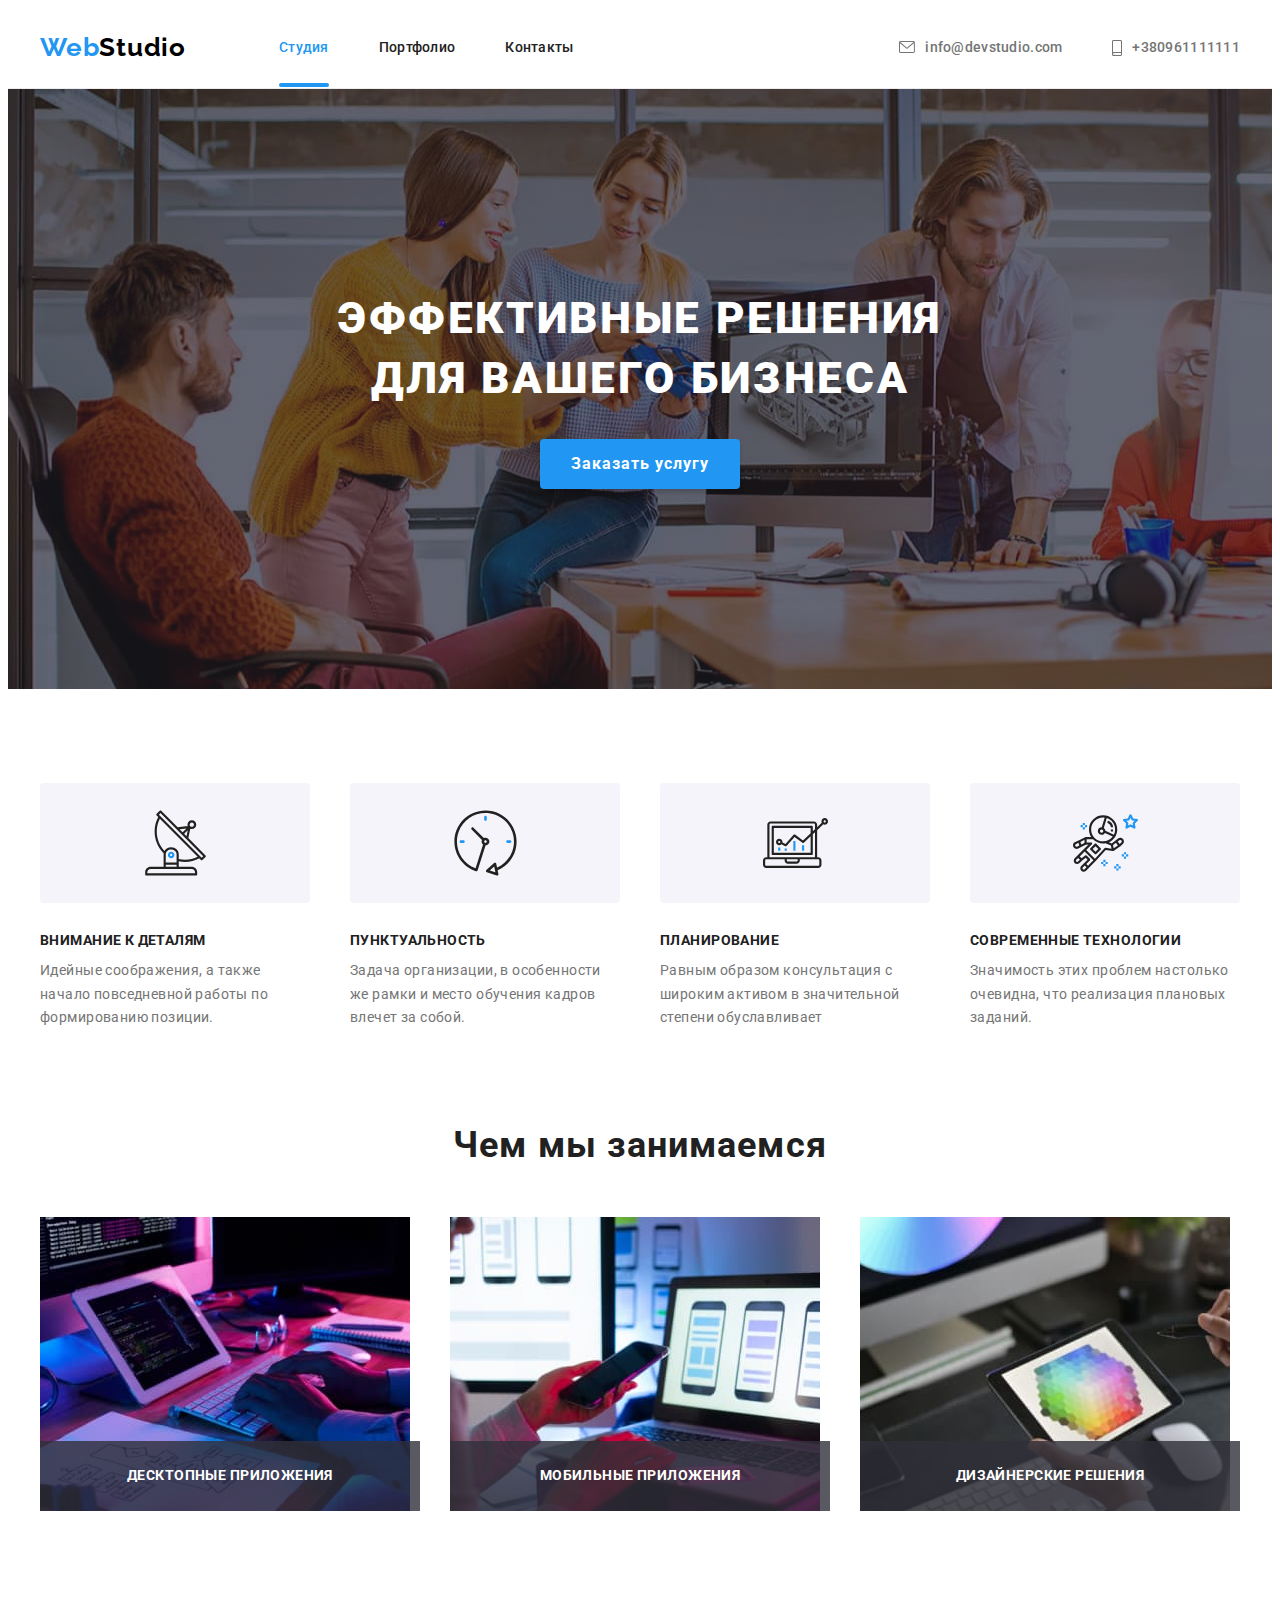
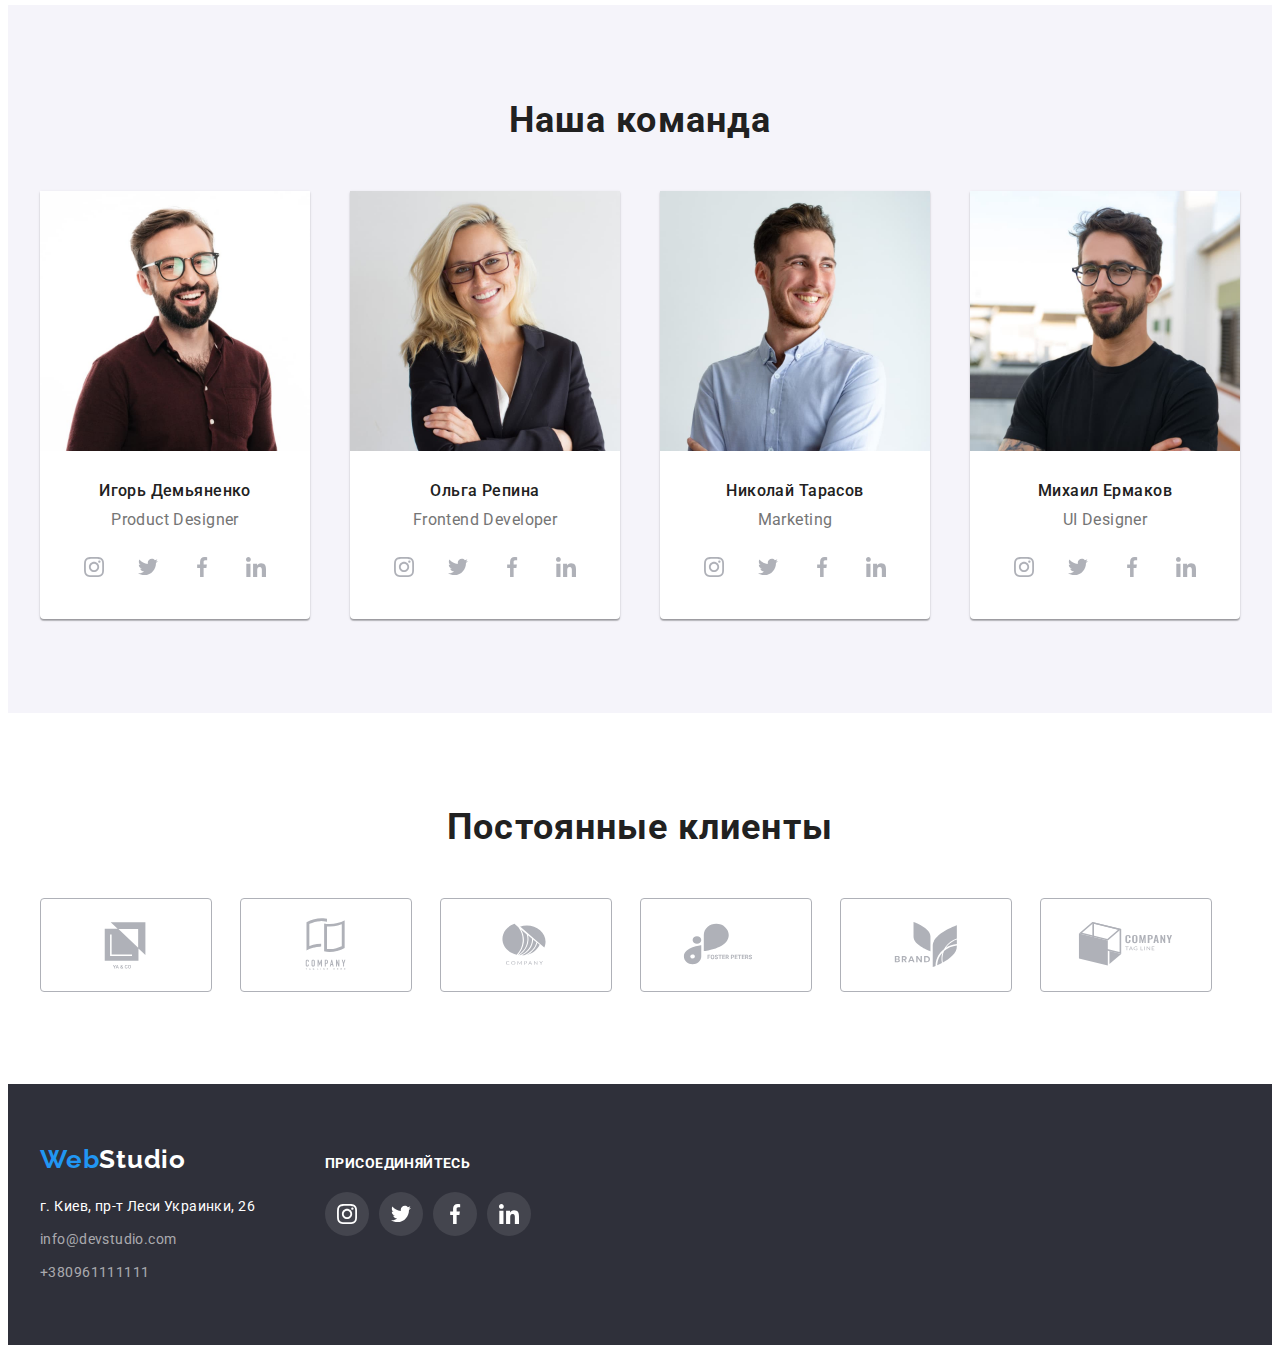
<file: index.html>
<!DOCTYPE html>
<html lang="ru">
  <head>
    <meta charset="UTF-8" />
    <meta http-equiv="X-UA-Compatible" content="IE=edge" />
    <meta name="viewport" content="width=device-width, initial-scale=1.0" />
    <link rel="preconnect" href="https://fonts.googleapis.com" />
    <link rel="preconnect" href="https://fonts.gstatic.com" crossorigin />
    <link rel="preconnect" href="https://fonts.googleapis.com" />
    <link rel="preconnect" href="https://fonts.gstatic.com" crossorigin />
    <link
      href="https://fonts.googleapis.com/css2?family=Raleway:wght@700&family=Roboto:wght@400;500;700;900&display=swap"
      rel="stylesheet"
    />
    <link
      rel="stylesheet"
      href="https://cdnjs.cloudflare.com/ajax/libs/modern-normalize/1.1.0/modern-normalize.min.css"
      integrity="sha512-wpPYUAdjBVSE4KJnH1VR1HeZfpl1ub8YT/NKx4PuQ5NmX2tKuGu6U/JRp5y+Y8XG2tV+wKQpNHVUX03MfMFn9Q=="
      crossorigin="anonymous"
      referrerpolicy="no-referrer"
    />
    <link rel="stylesheet" href="css/styles.css" />
    <title>Студия</title>
  </head>
  <body>
    <header>
      <div class="container">
        <div class="header">
          <nav class="header-nav">
            <a href="" class="header-logo link"
              >Web<span class="header-logo-span">Studio</span>
            </a>

            <ul class="site-nav">
              <li class="site-nav-list">
                <a href="" class="nav-link link current">Студия</a>
              </li>
              <li class="site-nav-list">
                <a href="portfolio.html" class="nav-link link">Портфолио</a>
              </li>
              <li class="site-nav-list">
                <a href="" class="nav-link link">Контакты</a>
              </li>
            </ul>
          </nav>
          <ul class="contact-nav">
            <li class="nav-mail">
              <a href="mailto:info@devstudio.com" class="header-mail link">
                <svg class="mail-icon">
                  <use
                    href="./images/icons.svg#icon-envelope-hovericon-mail-1"
                  ></use>
                </svg>
                info@devstudio.com</a
              >
            </li>

            <li class="nav-tel">
              <a href="tel:+380961111111" class="header-tel link">
                <svg class="tel-icon">
                  <use href="./images/icons.svg#icon-smartphone-1"></use>
                </svg>
                +380961111111</a
              >
            </li>
          </ul>
        </div>
      </div>
    </header>

    <main>
      <section class="hero">
        <div class="container">
          <h1 class="hero-title">ЭФФЕКТИВНЫЕ РЕШЕНИЯ ДЛЯ ВАШЕГО БИЗНЕСА</h1>

          <button type="button" class="hero-btn" data-modal-open>Заказать услугу</button>
        </div>
      </section>
      <section class="section">
        <div class="container">
          <h2 class="visually-hidden">Hаши преимущества</h2>
          <ul class="advantage-list">
            <li class="advantage-list-item">
              <div class="advantage-list-icon">
                <svg class="advantage-icon">
                  <use href="./images/icons.svg#icon-antenna-1-1"></use>
                </svg>
              </div>
              <h3 class="advantage-title">Внимание к деталям</h3>
              <p class="advantage-text">
                Идейные соображения, а также начало повседневной работы по
                формированию позиции.
              </p>
            </li>

            <li class="advantage-list-item">
              <div class="advantage-list-icon">
                <svg class="advantage-icon">
                  <use href="./images/icons.svg#icon-clock-1-1"></use>
                </svg>
              </div>
              <h3 class="advantage-title">Пунктуальность</h3>
              <p class="advantage-text">
                Задача организации, в особенности же рамки и место обучения
                кадров влечет за собой.
              </p>
            </li>

            <li class="advantage-list-item">
              <div class="advantage-list-icon">
                <svg class="advantage-icon">
                  <use href="./images/icons.svg#icon-diagram-1-1"></use>
                </svg>
              </div>
              <h3 class="advantage-title">Планирование</h3>
              <p class="advantage-text">
                Равным образом консультация с широким активом в значительной
                степени обуславливает
              </p>
            </li>
            <li class="advantage-list-item">
              <div class="advantage-list-icon">
                <svg class="advantage-icon">
                  <use href="./images/icons.svg#icon-astronaut-1-1"></use>
                </svg>
              </div>
              <h3 class="advantage-title">Современные технологии</h3>
              <p class="advantage-text">
                Значимость этих проблем настолько очевидна, что реализация
                плановых заданий.
              </p>
            </li>
          </ul>
        </div>
      </section>
      <section class="section work">
        <div class="container">
          <h2 class="work-title">Чем мы занимаемся</h2>
          <ul class="work-list">
            
            <li class="work-list-item">
              <img
                src="images/img.jpg"
                alt="Человек пишет код на ноутбуке"
                width="370"
              />
              <p class="work-text">десктопные приложения</p>
            </li>
        
            <li class="work-list-item">
              <img
                src="images/imgimg2.jpg"
                alt="Человек разрабатывет дизайн приложения"
                width="370"
              />
              <p class="work-text">мобильные приложения</p>
            </li>
            <li class="work-list-item">
              <img
                src="images/img3.jpg"
                alt="Человек рисует графику"
                width="370"
              />
              <p class="work-text">дизайнерские решения</p>
            </li>
          </ul>
        </div>
      </section>
      <section class="team section">
        <div class="container">
          <h2 class="team-title">Наша команда</h2>
          <ul class="team-list">
            <li class="team-list-item">
              <img
                src="images/img4.jpg"
                alt="Фото Product Designer"
                width="270"
              />
              <h3 class="team-mate">Игорь Демьяненко</h3>
              <p class="team-text">Product Designer</p>
              <ul class="team-soc-list">
                <li class="team-soc-item">
                  <a href="" class="team-soc-link link">
                    <svg class="team-soc-icon" width="20" height="20">
                      <use href="./images/icons.svg#icon-instagram-2-1"></use>
                    </svg>
                  </a>
                </li>
                <li class="team-soc-item">
                  <a href="" class="team-soc-link link">
                    <svg class="team-soc-icon" width="20" height="20">
                      <use href="./images/icons.svg#icon-twitter-1-1"></use>
                    </svg>
                  </a>
                </li>
                <li class="team-soc-item">
                  <a href="" class="team-soc-link link">
                    <svg class="team-soc-icon" width="20" height="20">
                      <use href="./images/icons.svg#icon-facebook-1-1"></use>
                    </svg>
                  </a>
                </li>
                <li class="team-soc-item">
                  <a href="" class="team-soc-link link">
                    <svg class="team-soc-icon" width="20" height="20">
                      <use href="./images/icons.svg#icon-linkedin-1-1"></use>
                    </svg>
                  </a>
                </li>
              </ul>
            </li>
            <li class="team-list-item">
              <img
                src="images/img5.jpg"
                alt="Фото Frontend Developer"
                width="270"
              />
              <h3 class="team-mate">Ольга Репина</h3>
              <p class="team-text">Frontend Developer</p>
              <ul class="team-soc-list">
                <li class="team-soc-item">
                  <a href="" class="team-soc-link link">
                    <svg class="team-soc-icon" width="20" height="20">
                      <use href="./images/icons.svg#icon-instagram-2-1"></use>
                    </svg>
                  </a>
                </li>
                <li class="team-soc-item">
                  <a href="" class="team-soc-link link">
                    <svg class="team-soc-icon" width="20" height="20">
                      <use href="./images/icons.svg#icon-twitter-1-1"></use>
                    </svg>
                  </a>
                </li>
                <li class="team-soc-item">
                  <a href="" class="team-soc-link link">
                    <svg class="team-soc-icon" width="20" height="20">
                      <use href="./images/icons.svg#icon-facebook-1-1"></use>
                    </svg>
                  </a>
                </li>
                <li class="team-soc-item">
                  <a href="" class="team-soc-link link">
                    <svg class="team-soc-icon" width="20" height="20">
                      <use href="./images/icons.svg#icon-linkedin-1-1"></use>
                    </svg>
                  </a>
                </li>
              </ul>
            </li>
            <li class="team-list-item">
              <img src="images/img6.jpg" alt="Фото Marketing" width="270" />
              <h3 class="team-mate">Николай Тарасов</h3>
              <p class="team-text">Marketing</p>
              <ul class="team-soc-list">
                <li class="team-soc-item">
                  <a href="" class="team-soc-link link">
                    <svg class="team-soc-icon" width="20" height="20">
                      <use href="./images/icons.svg#icon-instagram-2-1"></use>
                    </svg>
                  </a>
                </li>
                <li class="team-soc-item">
                  <a href="" class="team-soc-link link">
                    <svg class="team-soc-icon" width="20" height="20">
                      <use href="./images/icons.svg#icon-twitter-1-1"></use>
                    </svg>
                  </a>
                </li>
                <li class="team-soc-item">
                  <a href="" class="team-soc-link link">
                    <svg class="team-soc-icon" width="20" height="20">
                      <use href="./images/icons.svg#icon-facebook-1-1"></use>
                    </svg>
                  </a>
                </li>
                <li class="team-soc-item">
                  <a href="" class="team-soc-link link">
                    <svg class="team-soc-icon" width="20" height="20">
                      <use href="./images/icons.svg#icon-linkedin-1-1"></use>
                    </svg>
                  </a>
                </li>
              </ul>
            </li>
            <li class="team-list-item">
              <img src="images/img7.jpg" alt="Фото UI Designer" width="270" />
              <h3 class="team-mate">Михаил Ермаков</h3>
              <p class="team-text">UI Designer</p>
              <ul class="team-soc-list">
                <li class="team-soc-item">
                  <a href="" class="team-soc-link link">
                    <svg class="team-soc-icon" width="20" height="20">
                      <use href="./images/icons.svg#icon-instagram-2-1"></use>
                    </svg>
                  </a>
                </li>
                <li class="team-soc-item">
                  <a href="" class="team-soc-link link">
                    <svg class="team-soc-icon" width="20" height="20">
                      <use href="./images/icons.svg#icon-twitter-1-1"></use>
                    </svg>
                  </a>
                </li>
                <li class="team-soc-item">
                  <a href="" class="team-soc-link link">
                    <svg class="team-soc-icon" width="20" height="20">
                      <use href="./images/icons.svg#icon-facebook-1-1"></use>
                    </svg>
                  </a>
                </li>
                <li class="team-soc-item">
                  <a href="" class="team-soc-link link">
                    <svg class="team-soc-icon" width="20" height="20">
                      <use href="./images/icons.svg#icon-linkedin-1-1"></use>
                    </svg>
                  </a>
                </li>
              </ul>
            </li>
          </ul>
        </div>
      </section>

      <section class="section">
          <div class="container">
          <h2 class="clients-title">Постоянные клиенты</h2>
          <ul class="clients-list">
              <li class="clients-list-item">
                  <a href="" class="clients-list-link">
                  <svg class="client-icon">
                    <use href="./images/icons.svg#icon-Logo1-1"></use>
                  </svg>
                  </a></li>
              <li class="clients-list-item">
                  <a href="" class="clients-list-link">
                    <svg class="client-icon">
                        <use href="./images/icons.svg#icon-Logo2-1"></use>
                      </svg>
                  </a></li>
              <li class="clients-list-item">
                  <a href="" class="clients-list-link">
                    <svg class="client-icon">
                        <use href="./images/icons.svg#icon-Logo3-1"></use>
                      </svg>
                  </a></li>
              <li class="clients-list-item">
                  <a href="" class="clients-list-link">
                    <svg class="client-icon">
                        <use href="./images/icons.svg#icon-Logo4-1"></use>
                      </svg>
                  </a></li>
              <li class="clients-list-item">
                  <a href="" class="clients-list-link">
                    <svg class="client-icon">
                        <use href="./images/icons.svg#icon-Logo5-1"></use>
                      </svg>
                  </a></li>
              <li class="clients-list-item">
                  <a href="" class="clients-list-link">
                    <svg class="client-icon">
                        <use href="./images/icons.svg#icon-Logo6-1"></use>
                      </svg>
                  </a></li>
          </ul>
        </div>

      </section>
    </main>

    <footer class="footer">
      <div class="container footer-content">
          <div class="footer-contacts-div">
        <a href="" class="footer-logo link"
          >Web<span class="footer-logo-span">Studio</span></a
        >
        <address>
          <ul class="address-list">
            <li>
              <p class="footer-address link">г. Киев, пр-т Леси Украинки, 26</p>
            </li>
            <li>
              <a href="mailto:info@devstudio.com" class="footer-contact link"
                >info@devstudio.com</a
              >
            </li>
            <li>
              <a href="tel:+380961111111" class="footer-contact link"
                >+380961111111</a
              >
            </li>
          </ul>
        </address>
    </div>
    <div>
    <p class="footer-title"> Присоединяйтесь</p>
    <ul class="footer-icons-list">
        <li class="footer-icons-item">
            <a href="" class="footer-icons-link">
                <svg class="footer-icon">
                    <use href="./images/icons.svg#icon-instagram-2-1"></use>
                  </svg> 
            </a></li>
        <li class="footer-icons-item">
            <a href="" class="footer-icons-link">
                <svg class="footer-icon">
                    <use href="./images/icons.svg#icon-twitter-1-1"></use>
                  </svg>
            </a></li>
        <li class="footer-icons-item">
            <a href="" class="footer-icons-link">
                <svg class="footer-icon">
                    <use href="./images/icons.svg#icon-facebook-1-1"></use>
                  </svg>
            </a></li>
        <li class="footer-icons-item">
            <a href="" class="footer-icons-link">
                <svg class="footer-icon">
                    <use href="./images/icons.svg#icon-linkedin-1-1"></use>
                  </svg>
            </a></li>
    </ul>
</div>
      </div>
    </footer>

  <div class="backdrop is-hidden" data-modal>
    <div class="modal" >
      <button type="button" class="modal-btn" data-modal-close>
        <svg class="modal-btn-icon">
          <use href="./images/icons.svg#icon-close-black-18dp-2-1"></use>
        </svg>
      </button>

    </div>
  </div>
  <script src="./js/modal.js"></script>
  </body>
</html>
</file>
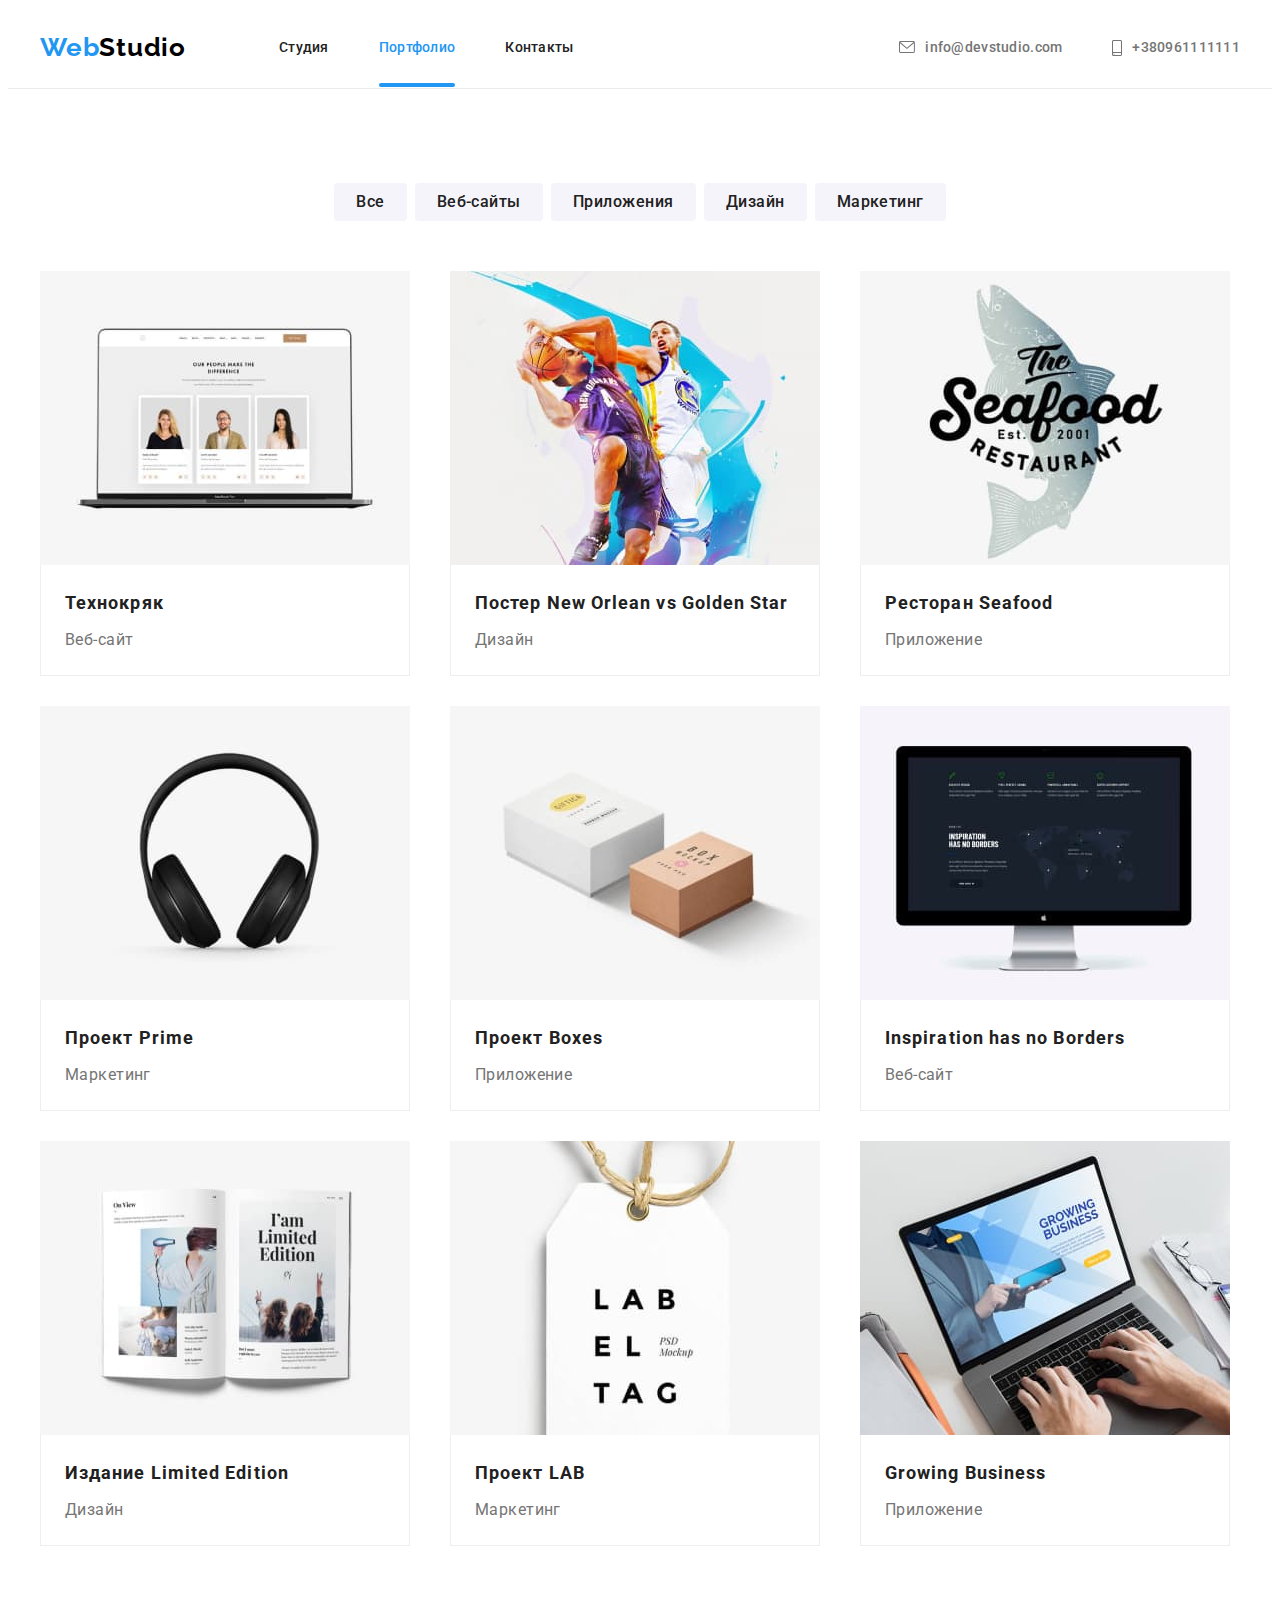
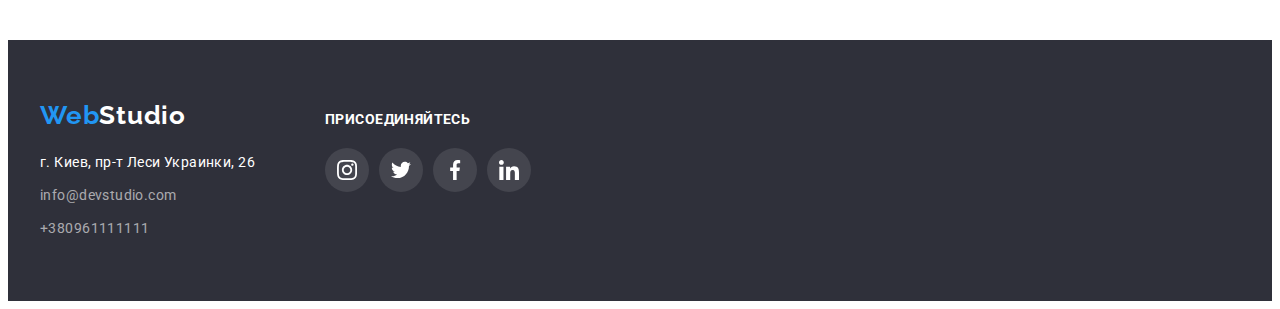
<file: portfolio.html>
<!DOCTYPE html>
<html lang="ru">
  <head>
    <meta charset="UTF-8" />
    <meta http-equiv="X-UA-Compatible" content="IE=edge" />
    <meta name="viewport" content="width=device-width, initial-scale=1.0" />
    <link rel="preconnect" href="https://fonts.googleapis.com" />
    <link rel="preconnect" href="https://fonts.gstatic.com" crossorigin />
    <link rel="preconnect" href="https://fonts.googleapis.com" />
    <link rel="preconnect" href="https://fonts.gstatic.com" crossorigin />
    <link
      href="https://fonts.googleapis.com/css2?family=Raleway:wght@700&family=Roboto:wght@400;500;700;900&display=swap"
      rel="stylesheet"
    />
    <link
      rel="stylesheet"
      href="https://cdnjs.cloudflare.com/ajax/libs/modern-normalize/1.1.0/modern-normalize.min.css"
      integrity="sha512-wpPYUAdjBVSE4KJnH1VR1HeZfpl1ub8YT/NKx4PuQ5NmX2tKuGu6U/JRp5y+Y8XG2tV+wKQpNHVUX03MfMFn9Q=="
      crossorigin="anonymous"
      referrerpolicy="no-referrer"
    />
    <link rel="stylesheet" href="css/styles.css" />
    <title>Portfolio</title>
  </head>
  <body>
    <header>
      <div class="container">
        <div class="header">
          <nav class="header-nav">
            <a href="" class="header-logo link"
              >Web<span class="header-logo-span">Studio</span>
            </a>

            <ul class="site-nav">
              <li class="site-nav-list">
                <a href="index.html" class="nav-link link">Студия</a>
              </li>
              <li class="site-nav-list">
                <a href="" class="nav-link link current">Портфолио</a>
              </li>
              <li class="site-nav-list">
                <a href="" class="nav-link link">Контакты</a>
              </li>
            </ul>
          </nav>
          <ul class="contact-nav">
            <li class="nav-mail">
              <a href="mailto:info@devstudio.com" class="header-mail link">
                <svg class="mail-icon">
                  <use
                    href="./images/icons.svg#icon-envelope-hovericon-mail-1"
                  ></use>
                </svg>
                info@devstudio.com</a
              >
            </li>

            <li class="nav-tel">
              <a href="tel:+380961111111" class="header-tel link">
                <svg class="tel-icon">
                  <use href="./images/icons.svg#icon-smartphone-1"></use>
                </svg>
                +380961111111</a
              >
            </li>
          </ul>
        </div>
      </div>
    </header>

    <main>
      <section class="section">
        <div class="container">
          <h1 class="visually-hidden">Портфолио</h1>
          <ul class="portfolio-nav">
            <li>
              <button type="button" class="portfolio-nav-btn">Все</button>
            </li>
            <li>
              <button type="button" class="portfolio-nav-btn">Веб-сайты</button>
            </li>
            <li>
              <button type="button" class="portfolio-nav-btn">
                Приложения
              </button>
            </li>
            <li>
              <button type="button" class="portfolio-nav-btn">Дизайн</button>
            </li>
            <li>
              <button type="button" class="portfolio-nav-btn">Маркетинг</button>
            </li>
          </ul>

          <ul class="portfolio-list">
            <li class="portfolio-list-item">
              <a href="" class="portfolio-list-link link">
                <div class="portfolio-slide">
                  <img
                    class="portfolio-img"
                    src="images/pfimg.jpg"
                    alt="Фото ноутбука"
                    width="370"
                    height="294"
                  />
                  <div class="portfolio-slide-text">
                    Ресурс предлагает комплексные предложения с разным уровнем
                    функционала и сервисов. Все это позволит посетителю получить
                    исчерпывающие сведения о компании или частном лице.
                  </div>
                </div>
                <div class="portfolio-border">
                  <h2 class="portfolio-heading">Технокряк</h2>
                  <p class="portfolio-text">Веб-сайт</p>
                </div>
              </a>
            </li>
            <li class="portfolio-list-item">
              <a href="" class="portfolio-list-link link">
                <div class="portfolio-slide">
                  <img
                    class="portfolio-img"
                    src="images/pfimg(1).jpg"
                    alt="Фото баскетболистов"
                    width="370"
                    height="294"
                  />
                  <div class="portfolio-slide-text">
                    Ресурс предлагает комплексные предложения с разным уровнем
                    функционала и сервисов. Все это позволит посетителю получить
                    исчерпывающие сведения о компании или частном лице.
                  </div>
                </div>
                <div class="portfolio-border">
                  <h2 class="portfolio-heading">
                    Постер New Orlean vs Golden Star
                  </h2>
                  <p class="portfolio-text">Дизайн</p>
                </div>
              </a>
            </li>
            <li class="portfolio-list-item">
              <a href="" class="portfolio-list-link link">
                <div class="portfolio-slide">
                  <img
                    class="portfolio-img"
                    src="images/pfimg(2).jpg"
                    alt="Лого ресторана"
                    width="370"
                    height="294"
                  />
                  <div class="portfolio-slide-text">
                    Ресурс предлагает комплексные предложения с разным уровнем
                    функционала и сервисов. Все это позволит посетителю получить
                    исчерпывающие сведения о компании или частном лице.
                  </div>
                </div>
                <div class="portfolio-border">
                  <h2 class="portfolio-heading">Ресторан Seafood</h2>
                  <p class="portfolio-text">Приложение</p>
                </div>
              </a>
            </li>

            <li class="portfolio-list-item">
              <a href="" class="portfolio-list-link link">
                <div class="portfolio-slide">
                  <img
                    class="portfolio-img"
                    src="images/pfimg(3).jpg"
                    alt="Наушники"
                    width="370"
                    height="294"
                  />
                  <div class="portfolio-slide-text">
                    Ресурс предлагает комплексные предложения с разным уровнем
                    функционала и сервисов. Все это позволит посетителю получить
                    исчерпывающие сведения о компании или частном лице.
                  </div>
                </div>
                <div class="portfolio-border">
                  <h2 class="portfolio-heading">Проект Prime</h2>
                  <p class="portfolio-text">Маркетинг</p>
                </div>
              </a>
            </li>
            <li class="portfolio-list-item">
              <a href="" class="portfolio-list-link link">
                <div class="portfolio-slide">
                  <img
                    class="portfolio-img"
                    src="images/pfimg(4).jpg"
                    alt="Фото двух коробок"
                    width="370"
                    height="294"
                  />
                  <div class="portfolio-slide-text">
                    Ресурс предлагает комплексные предложения с разным уровнем
                    функционала и сервисов. Все это позволит посетителю получить
                    исчерпывающие сведения о компании или частном лице.
                  </div>
                </div>
                <div class="portfolio-border">
                  <h2 class="portfolio-heading">Проект Boxes</h2>
                  <p class="portfolio-text">Приложение</p>
                </div>
              </a>
            </li>
            <li class="portfolio-list-item">
              <a href="" class="portfolio-list-link link">
                <div class="portfolio-slide">
                  <img
                    class="portfolio-img"
                    src="images/pfimg(5).jpg"
                    alt="Фото монитора"
                    width="370"
                    height="294"
                  />
                  <div class="portfolio-slide-text">
                    Ресурс предлагает комплексные предложения с разным уровнем
                    функционала и сервисов. Все это позволит посетителю получить
                    исчерпывающие сведения о компании или частном лице.
                  </div>
                </div>
                <div class="portfolio-border">
                  <h2 class="portfolio-heading">Inspiration has no Borders</h2>
                  <p class="portfolio-text">Веб-сайт</p>
                </div>
              </a>
            </li>
            <li class="portfolio-list-item">
              <a href="" class="portfolio-list-link link">
                <div class="portfolio-slide">
                  <img
                    class="portfolio-img"
                    src="images/pfimg(6).jpg"
                    alt="Журнал"
                    width="370"
                    height="294"
                  />
                  <div class="portfolio-slide-text">
                    Ресурс предлагает комплексные предложения с разным уровнем
                    функционала и сервисов. Все это позволит посетителю получить
                    исчерпывающие сведения о компании или частном лице.
                  </div>
                </div>
                <div class="portfolio-border">
                  <h2 class="portfolio-heading">Издание Limited Edition</h2>
                  <p class="portfolio-text">Дизайн</p>
                </div>
              </a>
            </li>
            <li class="portfolio-list-item">
              <a href="" class="portfolio-list-link link">
                <div class="portfolio-slide">
                  <img
                    class="portfolio-img"
                    src="images/pfimg(7).jpg"
                    alt="Фото лейбла"
                    width="370"
                    height="294"
                  />
                  <div class="portfolio-slide-text">
                    Ресурс предлагает комплексные предложения с разным уровнем
                    функционала и сервисов. Все это позволит посетителю получить
                    исчерпывающие сведения о компании или частном лице.
                  </div>
                </div>
                <div class="portfolio-border">
                  <h2 class="portfolio-heading">Проект LAB</h2>
                  <p class="portfolio-text">Маркетинг</p>
                </div>
              </a>
            </li>
            <li class="portfolio-list-item">
              <a href="" class="portfolio-list-link link">
                <div class="portfolio-slide">
                  <img
                    class="portfolio-img"
                    src="images/pfimg(8).jpg"
                    alt="Человек работает на ноутбуке"
                    width="370"
                    height="294"
                  />
                  <div class="portfolio-slide-text">
                    Ресурс предлагает комплексные предложения с разным уровнем
                    функционала и сервисов. Все это позволит посетителю получить
                    исчерпывающие сведения о компании или частном лице.
                  </div>
                </div>
                <div class="portfolio-border">
                  <h2 class="portfolio-heading">Growing Business</h2>
                  <p class="portfolio-text">Приложение</p>
                </div>
              </a>
            </li>
          </ul>
        </div>
      </section>
    </main>
    <footer class="footer">
      <div class="container footer-content">
        <div class="footer-contacts-div">
          <a href="" class="footer-logo link"
            >Web<span class="footer-logo-span">Studio</span></a
          >
          <address>
            <ul class="address-list">
              <li>
                <p class="footer-address link">
                  г. Киев, пр-т Леси Украинки, 26
                </p>
              </li>
              <li>
                <a href="mailto:info@devstudio.com" class="footer-contact link"
                  >info@devstudio.com</a
                >
              </li>
              <li>
                <a href="tel:+380961111111" class="footer-contact link"
                  >+380961111111</a
                >
              </li>
            </ul>
          </address>
        </div>
        <div>
          <h3 class="footer-title">Присоединяйтесь</h3>
          <ul class="footer-icons-list">
            <li class="footer-icons-item">
              <a href="" class="footer-icons-link">
                <svg class="footer-icon">
                  <use href="./images/icons.svg#icon-instagram-2-1"></use>
                </svg>
              </a>
            </li>
            <li class="footer-icons-item">
              <a href="" class="footer-icons-link">
                <svg class="footer-icon">
                  <use href="./images/icons.svg#icon-twitter-1-1"></use>
                </svg>
              </a>
            </li>
            <li class="footer-icons-item">
              <a href="" class="footer-icons-link">
                <svg class="footer-icon">
                  <use href="./images/icons.svg#icon-facebook-1-1"></use>
                </svg>
              </a>
            </li>
            <li class="footer-icons-item">
              <a href="" class="footer-icons-link">
                <svg class="footer-icon">
                  <use href="./images/icons.svg#icon-linkedin-1-1"></use>
                </svg>
              </a>
            </li>
          </ul>
        </div>
      </div>
    </footer>
  </body>
</html>
</file>
<file: css/styles.css>
:root {
  --accent: #2196f3;
  --main-color: #212121;
  --second-color: #757575;
  --main-background: #f5f4fa;
  --second-background: #2f303a;
  --logo-span: #000;
  --footer-logo-span: #ffffff;
  --header-background: #ffffff;
  --text-color: #ffffff;
  --btn-hover: 188CE8;
  --portfolio-background: #ffffff;
  --logo-color: #afb1b8;
}
body {
  font-family: "Roboto", sans-serif;
  font-size: 14px;
  letter-spacing: 0.03em;
  box-sizing: border-box;
}
h1,
h2,
h3,
h4,
h5,
h6,
p {
  margin: 0;
  padding: 0;
}
img {
  display: block;
  max-width: 100%;
  height: auto;
}
a {
  display: block;
}
.container {
  width: 1200px;
  margin: 0 auto;
  padding: 0 15px;
}
header {
  border-bottom: 1px solid #ececec;
  height: 80px;
}

.header {
  display: flex;
  justify-content: space-between;
  align-items: center;
  height: 79px;
}
.header-nav {
  background: var(--header-background);
  display: flex;
  align-items: center;
}

ul {
  list-style: none;
  padding-left: 0;
  margin: 0;
}
.link {
  text-decoration: none;
}

.header-logo {
  font-family: "Raleway";
  font-weight: 700;
  font-size: 26px;
  line-height: 1.19;
  letter-spacing: 0.03em;
  color: var(--accent);
  display: block;
  padding: 24px 0 25px 0;
  margin-right: 93px;
}
.header-logo-span {
  color: var(--logo-span);
}

.site-nav {
  display: flex;
}

.site-nav .link {
  display: block;
  position: relative;
}

.site-nav .site-nav-list:not(:last-child) {
  margin-right: 50px;
}
.site-nav .link.current {
  color: var(--accent);
}

.site-nav .link.current:after {
  content: "";
  position: absolute;
  left: 0;
  bottom: 0;
  width: 100%;
  height: 4px;
  background-color: var(--accent);
  border-radius: 2px;
}
.nav-link:hover,
.nav-link:focus {
  color: var(--accent);
}
.nav-link {
  font-weight: 500;
  font-size: 14px;
  line-height: 1.14;
  letter-spacing: 0.02em;
  color: var(--main-color);
  padding: 32px 0;
  transition-property: color;
  transition-duration: 250ms;
  transition-timing-function: cubic-bezier(0.4, 0, 0.2, 1);
}

.contact-nav {
  display: flex;
  margin-left: auto;
}
.contact-nav a {
  padding: 32px 0;
}

.mail-icon {
  width: 16px;
  height: 12px;
  margin-right: 10px;
  fill: var(--second-color);
  transition-property: fill;
  transition-duration: 250ms;
  transition-timing-function: cubic-bezier(0.4, 0, 0.2, 1);
}

.header-mail {
  font-weight: 500;
  font-size: 14px;
  line-height: 1.14;
  letter-spacing: 0.02em;
  color: var(--second-color);
  margin-right: 50px;
  display: flex;
  align-items: center;
  transition-property: color;
  transition-duration: 250ms;
  transition-timing-function: cubic-bezier(0.4, 0, 0.2, 1);
}
.header-mail:hover,
.header-mail:focus {
  color: var(--accent);
}
.header-mail:hover .mail-icon,
.header-mail:focus .mail-icon {
  fill: var(--accent);
}

.header-tel {
  font-weight: 500;
  font-size: 14px;
  line-height: 1.14;
  letter-spacing: 0.02em;
  color: var(--second-color);
  display: flex;
  align-items: center;
  transition-property: color;
  transition-duration: 250ms;
  transition-timing-function: cubic-bezier(0.4, 0, 0.2, 1);
}

.tel-icon {
  width: 10px;
  height: 16px;
  margin-right: 10px;
  fill: var(--second-color);
  transition-property: fill;
  transition-duration: 250ms;
  transition-timing-function: cubic-bezier(0.4, 0, 0.2, 1);
}

.header-tel:hover,
.header-tel:focus {
  color: var(--accent);
}
.header-tel:hover .tel-icon,
.header-tel:focus .tel-icon {
  fill: var(--accent);
}

.section {
  padding: 94px 0;
}

.hero {
  max-width: 1600px;
  background: var(--second-background);
  background-image: linear-gradient(
      rgba(47, 48, 58, 0.4),
      rgba(47, 48, 58, 0.4)
    ),
    url(../images/imghero.jpg);
  padding-top: 200px;
  padding-bottom: 200px;
  margin: 0 auto;
}

.hero-title {
  font-weight: 900;
  font-size: 44px;
  line-height: 1.36;
  text-align: center;
  letter-spacing: 0.06em;
  color: var(--text-color);
  width: 696px;
  margin: 0 auto 30px auto;
}

.hero-btn {
  font-family: "Roboto";
  font-style: normal;
  background-color: var(--accent);
  box-shadow: 0px 4px 4px rgba(0, 0, 0, 0.15);
  border-radius: 4px;
  border: none;
  font-weight: 700;
  font-size: 16px;
  line-height: 1.88;
  align-items: center;
  text-align: center;
  letter-spacing: 0.06em;
  cursor: pointer;
  margin: 0 auto;
  display: block;
  color: var(--text-color);
  width: 200px;
  height: 50px;
}

.visually-hidden {
  position: absolute;
  width: 1px;
  height: 1px;
  margin: -1px;
  border: 0;
  padding: 0;
  white-space: nowrap;
  clip-path: inset(100%);
  clip: rect(0 0 0 0);
  overflow: hidden;
}

.advantage-list {
  display: flex;
  justify-content: space-between;
}

.advantage-list-item {
  width: 270px;
}

.advantage-list-icon {
  background: #f5f4fa;
  border-radius: 4px;
  height: 120px;
  margin-bottom: 30px;
  display: flex;
  justify-content: center;
  align-items: center;
}

.advantage-icon {
  width: 65px;
  height: 70px;
}

.advantage-title {
  font-weight: 700;
  font-size: 14px;
  line-height: 1.14;
  letter-spacing: 0.03em;
  color: var(--main-color);
  text-transform: uppercase;
  margin-bottom: 10px;
}

.advantage-text {
  line-height: 1.71;
  color: var(--second-color);
}

.work {
  padding-top: 0;
}

.work-title {
  font-weight: 700;
  font-size: 36px;
  line-height: 1.17;
  text-align: center;
  letter-spacing: 0.03em;
  color: var(--main-color);
  margin-bottom: 50px;
}

.work-list-item {
  position: relative;
 }

.work-text {
  position: absolute;
  bottom: 0;
  width: 100%;
  height: 70px;
  background: rgba(47, 48, 58, 0.8);
  font-weight: 700;
line-height: 1.14;
letter-spacing: 0.03em;
text-transform: uppercase;
display: flex;
align-items: center;
justify-content: center;
color: var(--text-color);
}

.work-list {
  display: flex;
  justify-content: space-between;
}

.work-list :not(:last-child) {
  margin-right: 30px;
}

.team {
  background: var(--main-background);
}

.team-list {
  display: flex;
  justify-content: space-between;
}

.team-list-item {
  background: #ffffff;
  box-shadow: 0px 1px 3px rgba(0, 0, 0, 0.12), 0px 1px 1px rgba(0, 0, 0, 0.14),
    0px 2px 1px rgba(0, 0, 0, 0.2);
  border-radius: 0px 0px 4px 4px;
}

.team-title {
  font-weight: 700;
  font-size: 36px;
  line-height: 1.17;
  text-align: center;
  letter-spacing: 0.03em;
  color: var(--main-color);
  margin-bottom: 50px;
}

.team-mate {
  font-weight: 500;
  font-size: 16px;
  line-height: 1.19;
  text-align: center;
  color: var(--main-color);
  margin-top: 30px;
  margin-bottom: 10px;
}
.team-text {
  font-size: 16px;
  line-height: 1.19;
  text-align: center;
  color: var(--second-color);
  margin-bottom: 16px;
}
.team-soc-list {
  display: flex;
  justify-content: center;
  margin-bottom: 30px;
}
.team-soc-item {
  width: 44px;
  height: 44px;
  margin-right: 10px;
}

.team-soc-item:last-child {
  margin-right: 0;
}
.team-soc-link {
  width: 100%;
  height: 100%;
  border-radius: 50%;
  display: flex;
  justify-content: center;
  align-items: center;
  transition-property: background-color;
  transition-duration: 250ms;
  transition-timing-function: cubic-bezier(0.4, 0, 0.2, 1);
}

.team-soc-icon {
  fill: var(--logo-color);
  width: 20px;
  height: 20px;
  transition-property: fill;
  transition-duration: 250ms;
  transition-timing-function: cubic-bezier(0.4, 0, 0.2, 1);
}

.team-soc-link:hover,
.team-soc-link:focus {
  background-color: var(--accent);
}

.team-soc-link:hover .team-soc-icon,
.team-soc-link:focus .team-soc-icon {
  fill: #ffffff;
}

.clients-title {
  font-size: 36px;
  line-height: 1.16;
  text-align: center;
  letter-spacing: 0.03em;
  color: var(--main-color);
  margin-bottom: 50px;
}

.clients-list {
  display: flex;
}

.clients-list-item {
  display: block;
  width: 170px;
  height: 92px;
 }

.clients-list-item:not(:last-child) {
  margin-right: 30px;
}

.clients-list-link {
  width: 100%;
  height: 100%;
  display: flex;
  align-items: center;
  justify-content: center;
  border: 1px solid #afb1b8;
  border-radius: 4px;
  transition-property: border;
  transition-duration: 250ms;
  transition-timing-function: cubic-bezier(0.4, 0, 0.2, 1);
}

.client-icon {
  width: 106px;
  height: 60px;
  fill: var(--logo-color);
  transition-property: fill;
  transition-duration: 250ms;
  transition-timing-function: cubic-bezier(0.4, 0, 0.2, 1);
}

.clients-list-link:hover .client-icon,
.clients-list-link:focus .client-icon {
  fill: var(--accent);
}

.clients-list-link:hover,
.clients-list-link:focus  {
  border: 1px solid var(--accent);
}

.footer {
  background: var(--second-background);
  padding: 60px 0;
}
.footer-content {
  display: flex;
  align-items: baseline;
}

.footer-contacts-div {
  margin-right: 70px;
}
.footer-logo {
  font-family: "Raleway";
  font-weight: 700;
  font-size: 26px;
  line-height: 1.19;
  letter-spacing: 0.03em;
  color: var(--accent);
  margin-bottom: 20px;
  display: block;
}
.address-list :not(:last-child) {
  margin-bottom: 9px;
}
.footer-address {
  font-style: normal;
  line-height: 1.71;
  letter-spacing: 0.03em;
  color: var(--text-color);
  transition-property: color;
  transition-duration: 250ms;
  transition-timing-function: cubic-bezier(0.4, 0, 0.2, 1);
}
.footer-contact {
  font-style: normal;
  line-height: 1.71;
  letter-spacing: 0.03em;
  color: rgba(255, 255, 255, 0.6);
  transition-property: color;
  transition-duration: 250ms;
  transition-timing-function: cubic-bezier(0.4, 0, 0.2, 1);
}
.footer-logo-span {
  color: var(--footer-logo-span);
}
.footer-address:hover,
.footer-address:focus {
  color: var(--accent);
}
.footer-contact:hover,
.footer-contact:focus {
  color: var(--accent);
}

.footer-title {
  font-weight: 700;
  font-size: 14px;
  line-height: 1.14;
  letter-spacing: 0.03em;
  text-transform: uppercase;
  color: var(--text-color);
  margin-bottom: 20px;
}

.footer-icons-list {
  display: flex;
  align-items: center;
}

.footer-icons-item {
  width: 44px;
  height: 44px;
  border-radius: 50%;
  background-color: rgba(255, 255, 255, 0.1);
}

.footer-icons-item:not(:last-child) {
  margin-right: 10px;
}

.footer-icons-link {
  width: 100%;
  height: 100%;
  border-radius: 50%;
  display: flex;
  align-items: center;
  justify-content: center;
  transition-property: background-color;
  transition-duration: 250ms;
  transition-timing-function: cubic-bezier(0.4, 0, 0.2, 1);
}

.footer-icons-link:hover,
.footer-icons-link:focus {
  background-color: var(--accent);
}

.footer-icon {
  width: 20px;
  height: 20px;
  fill: var(--header-background);
}
.portfolio-nav {
  display: flex;
  justify-content: center;
  margin-bottom: 50px;
}
.portfolio-nav :not(:last-child) {
  margin-right: 8px;
}
.portfolio-nav-btn {
  border: none;
  background: var(--main-background);
  border-radius: 4px;
  font-family: "Roboto";
  font-style: normal;
  font-weight: 500;
  font-size: 16px;
  line-height: 1.62;
  text-align: center;
  letter-spacing: 0.03em;
  color: var(--main-color);
  cursor: pointer;
  padding: 6px 22px;
  transition-property: background, box-shadow, color;
  transition-duration: 250ms;
  transition-timing-function: cubic-bezier(0.4, 0, 0.2, 1);
}
.portfolio-nav-btn:hover,
.portfolio-nav-btn:focus {
  background: var(--accent);
  box-shadow: 0px 3px 1px rgba(0, 0, 0, 0.1), 0px 1px 2px rgba(0, 0, 0, 0.08),
    0px 2px 2px rgba(0, 0, 0, 0.12);
    color: var(--main-background);
}
.portfolio-list {
  display: flex;
  flex-wrap: wrap;
  margin-right: -30px;
  margin-bottom: -30px;
}

.portfolio-list-item {
    background: var(--portfolio-background);
  flex-basis: calc(100% / 3 - 30px);
  margin-right: 30px;
  margin-bottom: 30px;
  }

  .portfolio-list-link {
    transition-property: box-shadow;
    transition-duration: 250ms;
    transition-timing-function: cubic-bezier(0.4, 0, 0.2, 1);
  }

  .portfolio-list-link:hover,
  .portfolio-list-link:focus {
    box-shadow: 0px 1px 1px rgba(0, 0, 0, 0.12), 0px 4px 4px rgba(0, 0, 0, 0.06), 1px 4px 6px rgba(0, 0, 0, 0.16);
  }

  .portfolio-slide {
    position: relative;
    overflow: hidden;
  }

  .portfolio-slide-text {
    position: absolute;
    top: 0;
    font-weight: 400;
font-size: 18px;
line-height: 1.56;
letter-spacing: 0.03em;
color: var(--text-color);
background: rgba(33, 150, 243, 0.9);
padding: 63px 24px;
transform: translateY(100%);
transition-duration: 250ms;
transition-timing-function: cubic-bezier(0.4, 0, 0.2, 1);
}

.portfolio-list-link:hover .portfolio-slide-text,
  .portfolio-list-link:focus .portfolio-slide-text {
    transform: translateY(0);
    transition-duration: 250ms;
    transition-timing-function: cubic-bezier(0.4, 0, 0.2, 1);
  } 
 

.portfolio-heading {
  font-size: 18px;
  line-height: 2;
  letter-spacing: 0.06em;
  color: var(--main-color);
  margin-bottom: 4px;
}
.portfolio-text {
  font-size: 16px;
  line-height: 1.88;
  color: var(--second-color);
}

.portfolio-border {
  border: 1px solid #eeeeee;
  border-top: none;
  padding: 20px 24px;
  box-sizing: border-box;
  width: 370px;
}

.backdrop {
  width: 100vw;
  min-height: 100vh;
  background: rgba(0, 0, 0, 0.2);
  position: fixed;
  top: 0;
  transition: opacity 250ms, visibility 250ms;
}

.backdrop.is-hidden .modal {
  transform: translate(0) scale(0) rotate(180deg);
 
}
.modal {
  position: absolute;
  top: 50%;
  left: 50%;
  transform: translate(-50%, -50%) scale(1) rotate(0);
  transition: transform 250ms;
  width: 528px;
height: 581px;
background: #FFFFFF;
box-shadow: 0px 1px 3px rgba(0, 0, 0, 0.12), 0px 1px 1px rgba(0, 0, 0, 0.14), 0px 2px 1px rgba(0, 0, 0, 0.2);
border-radius: 4px;
}

.modal-btn {
  width: 30px;
height: 30px;
border-radius: 50%;
display: flex;
align-items: center;
justify-content: center;
position: absolute;
top: 8px;
right: 8px;
background: var(--header-background);
border: 1px solid rgba(0, 0, 0, 0.1);
}

.modal-btn-icon {
  width: 18px;
  height: 18px;
}

.is-hidden {
  visibility: hidden;
  opacity: 0;
  pointer-events: none;
}
</file>
